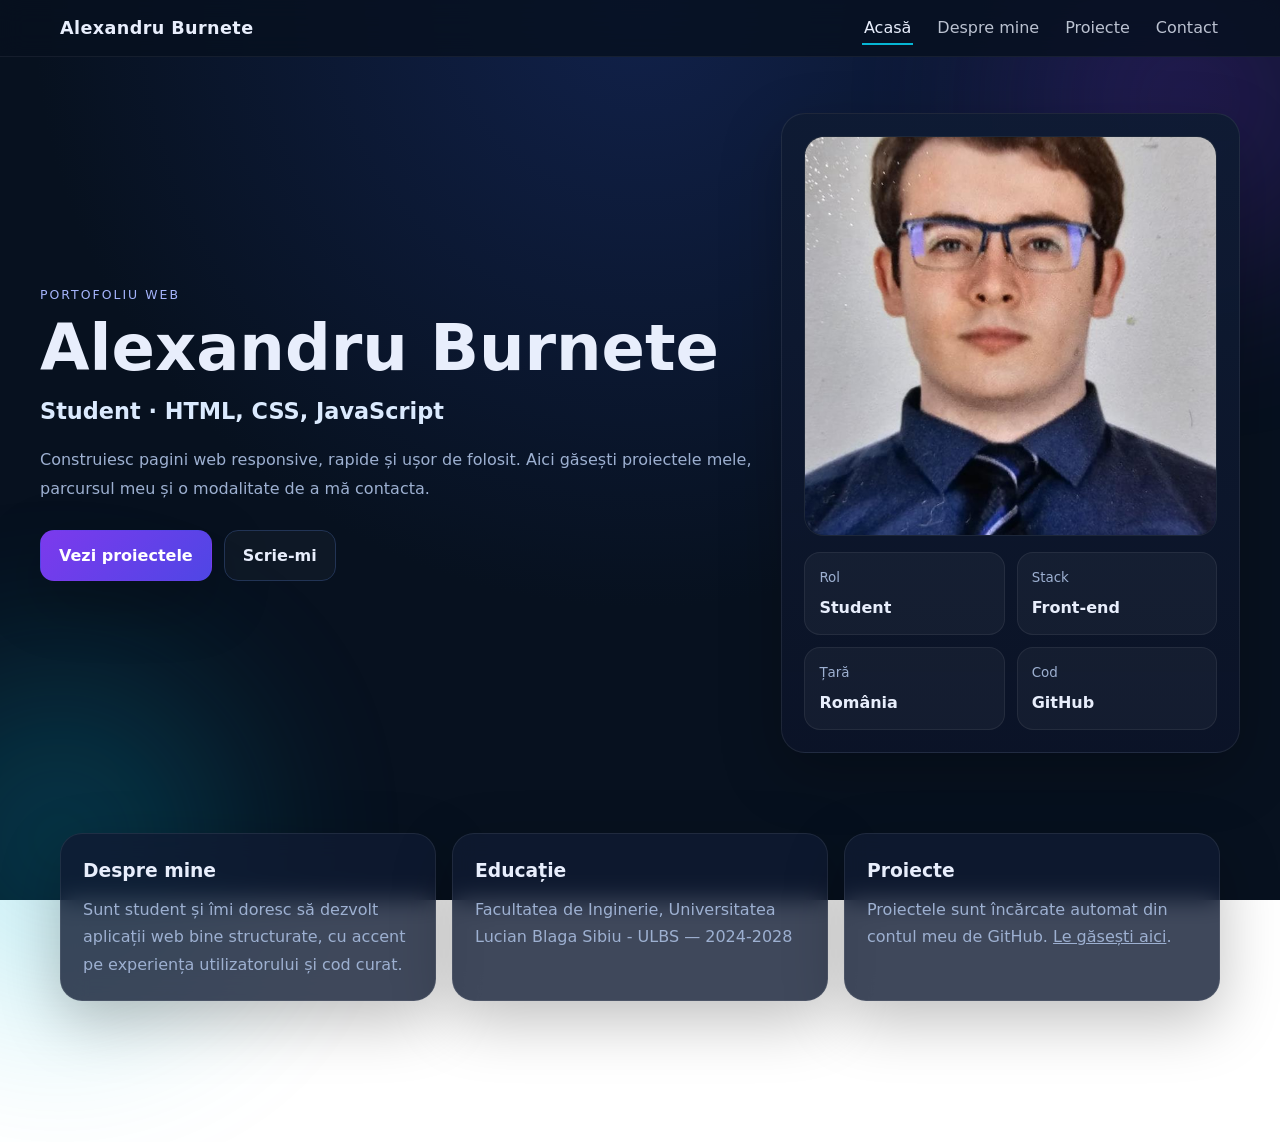
<file: index.html>
<!DOCTYPE html>
<html lang="ro">
<head>
  <meta charset="UTF-8">
  <meta name="viewport" content="width=device-width, initial-scale=1.0">
  <title>Alexandru Burnete – Portofoliu</title>
  <link rel="stylesheet" href="css/style.css">
</head>
<body>
  <div class="bg-blur bg-one"></div>
  <div class="bg-blur bg-two"></div>
  <header class="site-header">
    <nav class="topbar" aria-label="Navigare principală">
      <a class="brand" href="index.html">Alexandru Burnete</a>
      <button class="hamburger" type="button" aria-label="Deschide meniul" aria-expanded="false" aria-controls="nav-menu">
        <span></span><span></span><span></span>
      </button>
      <ul class="nav-menu" id="nav-menu">
        <li><a class="nav-link" href="index.html" aria-current="page">Acasă</a></li>
        <li><a class="nav-link" href="about.html">Despre mine</a></li>
        <li><a class="nav-link" href="projects.html">Proiecte</a></li>
        <li><a class="nav-link" href="contact.html">Contact</a></li>
      </ul>
    </nav>
  </header>
  <main>
    <section class="hero">
      <div class="hero-content">
        <div class="hero-text">
          <p class="eyebrow">Portofoliu web</p>
          <h1>Alexandru Burnete</h1>
          <h2>Student · HTML, CSS, JavaScript</h2>
          <p class="lead">
            Construiesc pagini web responsive, rapide și ușor de folosit.
            Aici găsești proiectele mele, parcursul meu și o modalitate de a mă contacta.
          </p>
          <div class="hero-actions">
            <a class="btn primary" href="projects.html">Vezi proiectele</a>
            <a class="btn secondary" href="contact.html">Scrie-mi</a>
          </div>
        </div>
        <div class="hero-card">
          <img src="profil/poza_Burnete_Alexandru.jpg" alt="Fotografie de profil: Alexandru Burnete" class="avatar" width="400" height="400">
          <div class="mini-grid">
            <div><span>Rol</span><strong>Student</strong></div>
            <div><span>Stack</span><strong>Front-end</strong></div>
            <div><span>Țară</span><strong>România</strong></div>
            <div><span>Cod</span><strong>GitHub</strong></div>
          </div>
        </div>
      </div>
    </section>

    <section class="main">
      <div class="section-grid">
        <article class="panel reveal">
          <h3>Despre mine</h3>
          <p>Sunt student și îmi doresc să dezvolt aplicații web bine structurate, cu accent pe experiența utilizatorului și cod curat.</p>
        </article>
        <article class="panel reveal">
          <h3>Educație</h3>
          <p>Facultatea de Inginerie, Universitatea Lucian Blaga Sibiu - ULBS — 2024-2028</p>
        </article>
        <article class="panel reveal">
          <h3>Proiecte</h3>
          <p>Proiectele sunt încărcate automat din contul meu de GitHub. <a href="projects.html">Le găsești aici</a>.</p>
        </article>
      </div>
    </section>
  </main>
  <footer class="site-footer">
  </footer>
  <script src="js/script.js"></script>
</body>
</html>
</file>
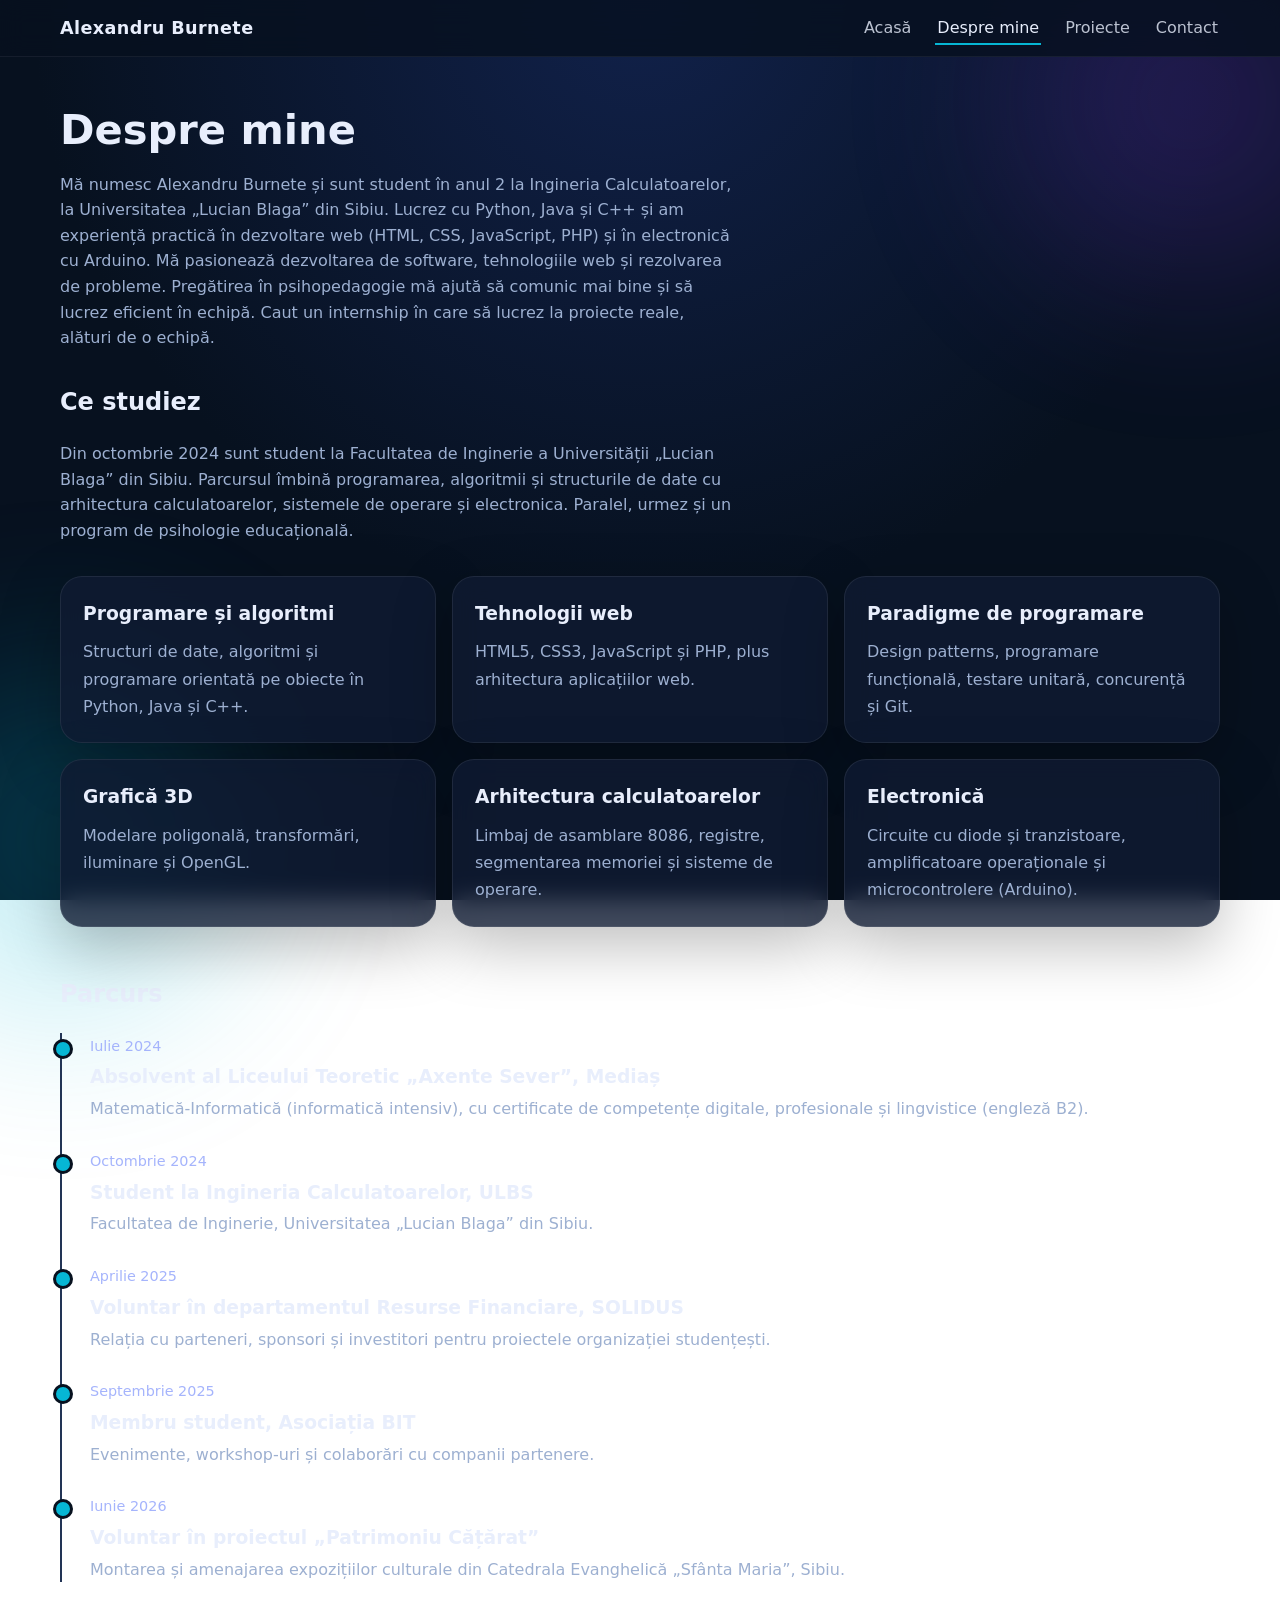
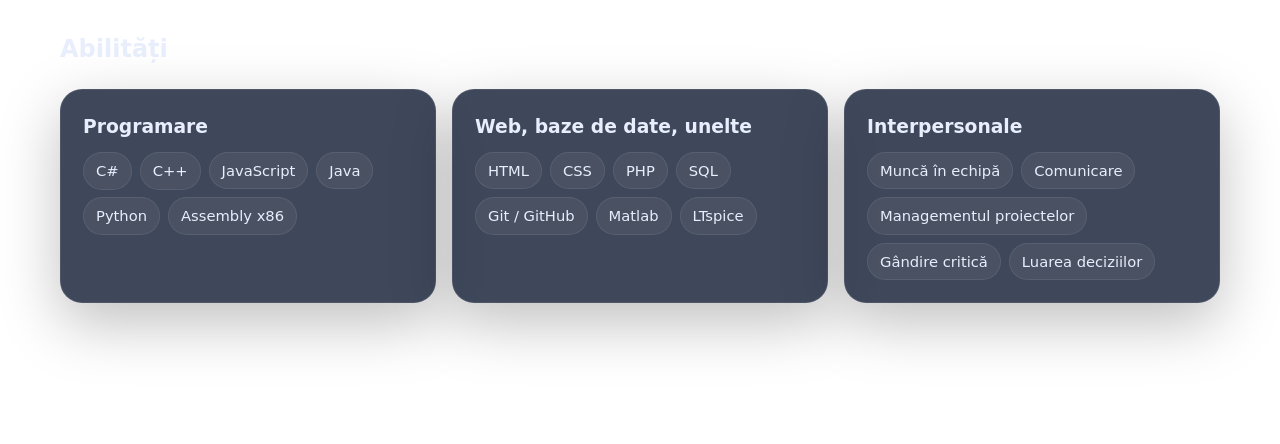
<file: about.html>
<!DOCTYPE html>
<html lang="ro">
<head>
  <meta charset="UTF-8">
  <meta name="viewport" content="width=device-width, initial-scale=1.0">
  <title>Despre mine – Alexandru Burnete</title>
  <link rel="stylesheet" href="css/style.css">
</head>
<body>
  <div class="bg-blur bg-one"></div>
  <div class="bg-blur bg-two"></div>
  <header class="site-header">
    <nav class="topbar" aria-label="Navigare principală">
      <a class="brand" href="index.html">Alexandru Burnete</a>
      <button class="hamburger" type="button" aria-label="Deschide meniul" aria-expanded="false" aria-controls="nav-menu">
        <span></span><span></span><span></span>
      </button>
      <ul class="nav-menu" id="nav-menu">
        <li><a class="nav-link" href="index.html">Acasă</a></li>
        <li><a class="nav-link" href="about.html" aria-current="page">Despre mine</a></li>
        <li><a class="nav-link" href="projects.html">Proiecte</a></li>
        <li><a class="nav-link" href="contact.html">Contact</a></li>
      </ul>
    </nav>
  </header>
  <main class="main">
    <h1 class="page-title">Despre mine</h1>
    <p class="page-intro">
      Mă numesc Alexandru Burnete și sunt student în anul 2 la Ingineria Calculatoarelor, la Universitatea
      „Lucian Blaga” din Sibiu. Lucrez cu Python, Java și C++ și am experiență practică în dezvoltare web
      (HTML, CSS, JavaScript, PHP) și în electronică cu Arduino. Mă pasionează dezvoltarea de software,
      tehnologiile web și rezolvarea de probleme. Pregătirea în psihopedagogie mă ajută să comunic mai bine
      și să lucrez eficient în echipă. Caut un internship în care să lucrez la proiecte reale, alături de o echipă.
    </p>

    <h2>Ce studiez</h2>
    <p class="page-intro">
      Din octombrie 2024 sunt student la Facultatea de Inginerie a Universității „Lucian Blaga” din Sibiu.
      Parcursul îmbină programarea, algoritmii și structurile de date cu arhitectura calculatoarelor,
      sistemele de operare și electronica. Paralel, urmez și un program de psihologie educațională.
    </p>
    <div class="section-grid">
      <article class="panel reveal"><h3>Programare și algoritmi</h3><p>Structuri de date, algoritmi și programare orientată pe obiecte în Python, Java și C++.</p></article>
      <article class="panel reveal"><h3>Tehnologii web</h3><p>HTML5, CSS3, JavaScript și PHP, plus arhitectura aplicațiilor web.</p></article>
      <article class="panel reveal"><h3>Paradigme de programare</h3><p>Design patterns, programare funcțională, testare unitară, concurență și Git.</p></article>
      <article class="panel reveal"><h3>Grafică 3D</h3><p>Modelare poligonală, transformări, iluminare și OpenGL.</p></article>
      <article class="panel reveal"><h3>Arhitectura calculatoarelor</h3><p>Limbaj de asamblare 8086, registre, segmentarea memoriei și sisteme de operare.</p></article>
      <article class="panel reveal"><h3>Electronică</h3><p>Circuite cu diode și tranzistoare, amplificatoare operaționale și microcontrolere (Arduino).</p></article>
    </div>

    <h2 style="margin-top:48px">Parcurs</h2>
    <div class="timeline">
      <article class="timeline-item reveal">
        <time datetime="2024-07-11">Iulie 2024</time>
        <h3>Absolvent al Liceului Teoretic „Axente Sever”, Mediaș</h3>
        <p>Matematică-Informatică (informatică intensiv), cu certificate de competențe digitale, profesionale și lingvistice (engleză B2).</p>
      </article>
      <article class="timeline-item reveal">
        <time datetime="2024-10-01">Octombrie 2024</time>
        <h3>Student la Ingineria Calculatoarelor, ULBS</h3>
        <p>Facultatea de Inginerie, Universitatea „Lucian Blaga” din Sibiu.</p>
      </article>
      <article class="timeline-item reveal">
        <time datetime="2025-04-13">Aprilie 2025</time>
        <h3>Voluntar în departamentul Resurse Financiare, SOLIDUS</h3>
        <p>Relația cu parteneri, sponsori și investitori pentru proiectele organizației studențești.</p>
      </article>
      <article class="timeline-item reveal">
        <time datetime="2025-09-08">Septembrie 2025</time>
        <h3>Membru student, Asociația BIT</h3>
        <p>Evenimente, workshop-uri și colaborări cu companii partenere.</p>
      </article>
      <article class="timeline-item reveal">
        <time datetime="2026-06-15">Iunie 2026</time>
        <h3>Voluntar în proiectul „Patrimoniu Cățărat”</h3>
        <p>Montarea și amenajarea expozițiilor culturale din Catedrala Evanghelică „Sfânta Maria”, Sibiu.</p>
      </article>
    </div>

    <h2 style="margin-top:48px">Abilități</h2>
    <div class="section-grid">
      <article class="panel reveal"><h3>Programare</h3><ul class="tags"><li>C#</li><li>C++</li><li>JavaScript</li><li>Java</li><li>Python</li><li>Assembly x86</li></ul></article>
      <article class="panel reveal"><h3>Web, baze de date, unelte</h3><ul class="tags"><li>HTML</li><li>CSS</li><li>PHP</li><li>SQL</li><li>Git / GitHub</li><li>Matlab</li><li>LTspice</li></ul></article>
      <article class="panel reveal"><h3>Interpersonale</h3><ul class="tags"><li>Muncă în echipă</li><li>Comunicare</li><li>Managementul proiectelor</li><li>Gândire critică</li><li>Luarea deciziilor</li></ul></article>
    </div>
  </main>
  <footer class="site-footer">
  </footer>
  <script src="js/script.js"></script>
</body>
</html>
</file>
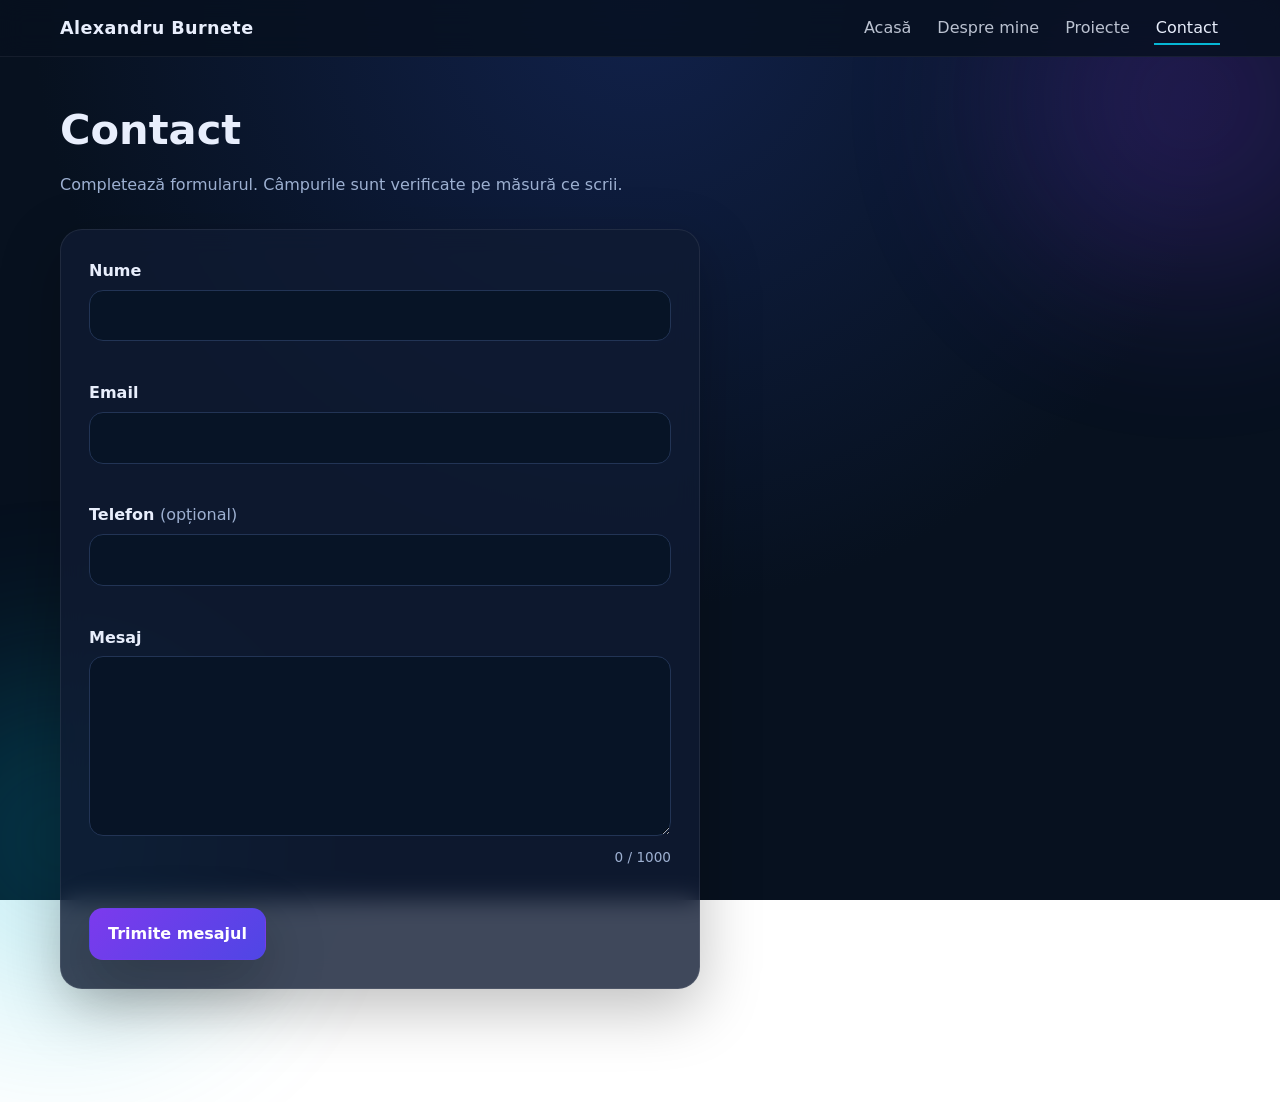
<file: contact.html>
<!DOCTYPE html>
<html lang="ro">
<head>
  <meta charset="UTF-8">
  <meta name="viewport" content="width=device-width, initial-scale=1.0">
  <title>Contact – Alexandru Burnete</title>
  <link rel="stylesheet" href="css/style.css">
</head>
<body>
  <div class="bg-blur bg-one"></div>
  <div class="bg-blur bg-two"></div>
  <header class="site-header">
    <nav class="topbar" aria-label="Navigare principală">
      <a class="brand" href="index.html">Alexandru Burnete</a>
      <button class="hamburger" type="button" aria-label="Deschide meniul" aria-expanded="false" aria-controls="nav-menu">
        <span></span><span></span><span></span>
      </button>
      <ul class="nav-menu" id="nav-menu">
        <li><a class="nav-link" href="index.html">Acasă</a></li>
        <li><a class="nav-link" href="about.html">Despre mine</a></li>
        <li><a class="nav-link" href="projects.html">Proiecte</a></li>
        <li><a class="nav-link" href="contact.html" aria-current="page">Contact</a></li>
      </ul>
    </nav>
  </header>
  <main class="main">
    <h1 class="page-title">Contact</h1>
    <p class="page-intro">Completează formularul. Câmpurile sunt verificate pe măsură ce scrii.</p>

    <form id="contactForm" class="form-card reveal" novalidate>
      <div class="field">
        <label for="name">Nume</label>
        <input id="name" name="name" type="text" autocomplete="name" required aria-describedby="name-error">
        <span class="error" id="name-error"></span>
      </div>
      <div class="field">
        <label for="email">Email</label>
        <input id="email" name="email" type="email" autocomplete="email" required aria-describedby="email-error">
        <span class="error" id="email-error"></span>
      </div>
      <div class="field">
        <label for="phone">Telefon <span class="hint">(opțional)</span></label>
        <input id="phone" name="phone" type="tel" autocomplete="tel" aria-describedby="phone-error">
        <span class="error" id="phone-error"></span>
      </div>
      <div class="field">
        <label for="message">Mesaj</label>
        <textarea id="message" name="message" rows="6" required aria-describedby="message-error"></textarea>
        <span class="counter" id="counter">0 / 1000</span>
        <span class="error" id="message-error"></span>
      </div>
      <button class="btn primary" type="submit">Trimite mesajul</button>
      <p class="success" id="formSuccess" role="status" hidden>Mesajul a fost trimis. Mulțumesc!</p>
    </form>
  </main>
  <footer class="site-footer">
  </footer>
  <script src="js/script.js"></script>
</body>
</html>
</file>
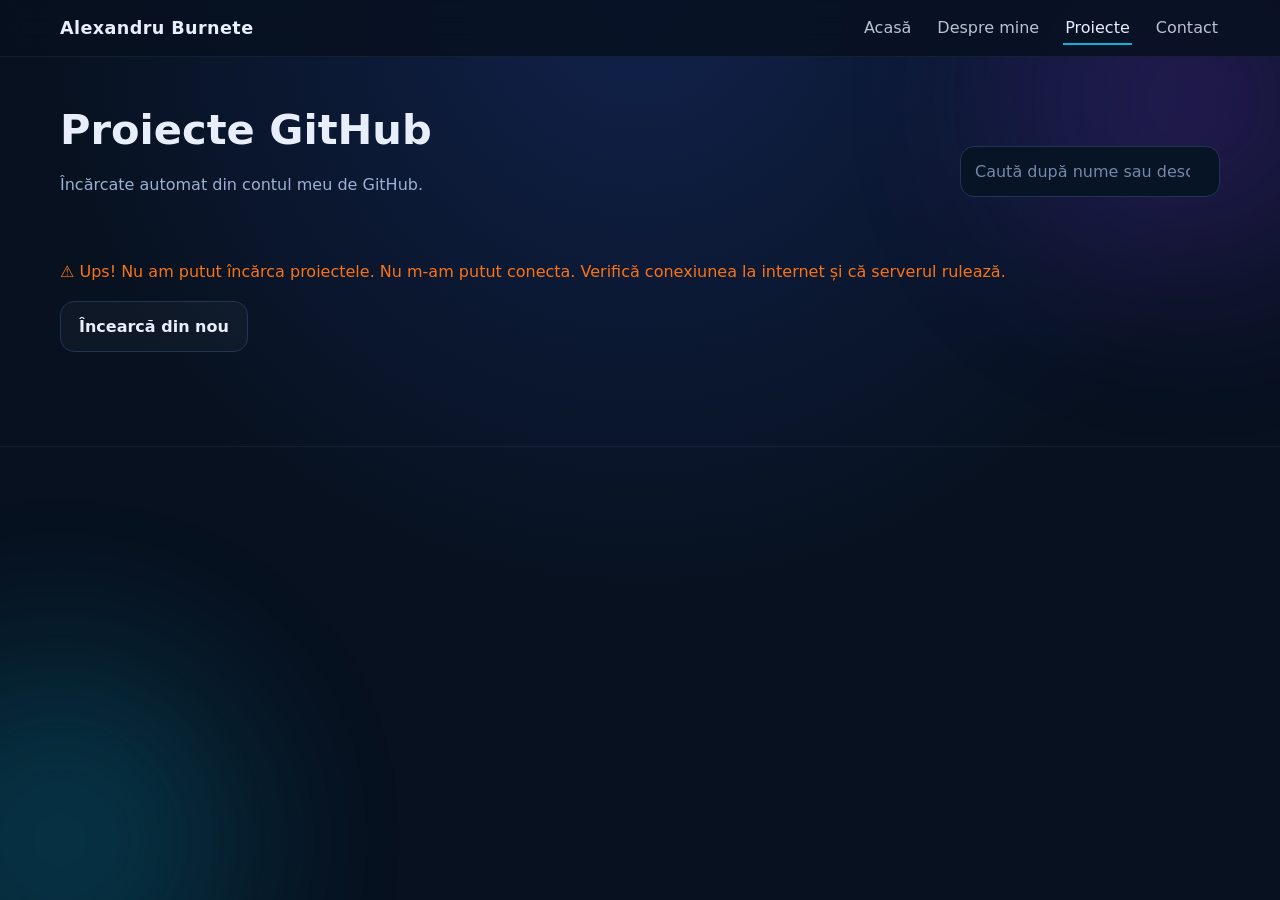
<file: projects.html>
<!DOCTYPE html>
<html lang="ro">
<head>
  <meta charset="UTF-8">
  <meta name="viewport" content="width=device-width, initial-scale=1.0">
  <title>Proiecte – Alexandru Burnete</title>
  <link rel="stylesheet" href="css/style.css">
</head>
<body>
  <div class="bg-blur bg-one"></div>
  <div class="bg-blur bg-two"></div>
  <header class="site-header">
    <nav class="topbar" aria-label="Navigare principală">
      <a class="brand" href="index.html">Alexandru Burnete</a>
      <button class="hamburger" type="button" aria-label="Deschide meniul" aria-expanded="false" aria-controls="nav-menu">
        <span></span><span></span><span></span>
      </button>
      <ul class="nav-menu" id="nav-menu">
        <li><a class="nav-link" href="index.html">Acasă</a></li>
        <li><a class="nav-link" href="about.html">Despre mine</a></li>
        <li><a class="nav-link" href="projects.html" aria-current="page">Proiecte</a></li>
        <li><a class="nav-link" href="contact.html">Contact</a></li>
      </ul>
    </nav>
  </header>
  <main class="main">
    <section id="proiecte">
      <div class="section-head">
        <div>
          <h1 class="page-title">Proiecte GitHub</h1>
          <p class="page-intro" style="margin:0">Încărcate automat din contul meu de GitHub.</p>
        </div>
        <div class="controls">
          <label class="sr-only" for="searchInput" style="position:absolute;left:-9999px">Caută proiecte</label>
          <input type="search" id="searchInput" placeholder="Caută după nume sau descriere...">
        </div>
      </div>

      <div class="filters" id="filters" role="group" aria-label="Filtrare după limbaj"></div>
      <div id="status" class="status" role="status" aria-live="polite">Se încarcă proiectele...</div>
      <div id="projects" class="cards"></div>
      <div id="load-more-container" class="load-more" hidden>
        <button id="loadMoreBtn" class="btn primary" type="button">Arată mai multe proiecte</button>
      </div>
    </section>
  </main>
  <footer class="site-footer">
  </footer>
  <script src="js/script.js"></script>
</body>
</html>
</file>
<file: css/style.css>
:root {
  --bg: #07111f;
  --card: #0f1b33cc;
  --line: #223455;
  --text: #e8eefc;
  --muted: #9db0d1;
  --accent: #7c3aed;
  --accent2: #06b6d4;
  --good: #22c55e;
  --danger: #f97316;
  --shadow: 0 20px 60px rgba(0, 0, 0, 0.25);
  --radius: 22px;
}
* {
  box-sizing: border-box;
}
html {
  scroll-behavior: smooth;
}
body {
  margin: 0;
  overflow-x: hidden;
  color: var(--text);
  font-family: Inter, system-ui, -apple-system, "Segoe UI", Roboto, Arial, sans-serif;
  line-height: 1.6;
  background: radial-gradient(circle at top, #11214a 0%, var(--bg) 55%) fixed;
}
img {
  display: block;
  max-width: 100%;
}
a {
  color: inherit;
}
:focus-visible {
  outline: 3px solid var(--accent2);
  outline-offset: 3px;
  border-radius: 6px;
}
.bg-blur {
  position: fixed;
  z-index: -1;
  width: 360px;
  height: 360px;
  border-radius: 50%;
  filter: blur(90px);
  opacity: 0.22;
  pointer-events: none;
}
.bg-one {
  top: -80px;
  right: -90px;
  background: var(--accent);
}
.bg-two {
  bottom: -120px;
  left: -120px;
  background: var(--accent2);
}
.site-header {
  position: sticky;
  top: 0;
  z-index: 50;
  background: rgba(7, 17, 31, 0.82);
  border-bottom: 1px solid rgba(255, 255, 255, 0.06);
  backdrop-filter: blur(12px);
}
.topbar {
  position: relative;
  display: flex;
  align-items: center;
  justify-content: space-between;
  max-width: 1200px;
  margin: 0 auto;
  padding: 14px 20px;
}
.brand {
  font-size: 1.1rem;
  font-weight: 800;
  letter-spacing: 0.4px;
  text-decoration: none;
}
.nav-menu {
  display: flex;
  gap: 22px;
  margin: 0;
  padding: 0;
  list-style: none;
}
.nav-link {
  padding: 6px 2px;
  opacity: 0.8;
  border-bottom: 2px solid transparent;
  text-decoration: none;
  transition: opacity 0.2s, border-color 0.2s;
}
.nav-link:hover,
.nav-link[aria-current="page"] {
  opacity: 1;
}
.nav-link[aria-current="page"] {
  border-color: var(--accent2);
}
/* ===== Meniu hamburger ===== */
.hamburger {
  display: none;
  flex-direction: column;
  justify-content: center;
  gap: 5px;
  width: 44px;
  height: 44px;
  padding: 10px;
  cursor: pointer;
  background: none;
  border: 1px solid var(--line);
  border-radius: 10px;
}
.hamburger span {
  display: block;
  width: 100%;
  height: 2px;
  background: var(--text);
  border-radius: 2px;
  transition: transform 0.3s, opacity 0.3s;
}
.hamburger.active span:nth-child(1) {
  transform: translateY(7px) rotate(45deg);
}
.hamburger.active span:nth-child(2) {
  opacity: 0;
}
.hamburger.active span:nth-child(3) {
  transform: translateY(-7px) rotate(-45deg);
}
.hero {
  padding: 56px 20px 40px;
}
.hero-content {
  display: grid;
  grid-template-columns: 1.4fr 0.9fr;
  gap: 28px;
  align-items: center;
  max-width: 1200px;
  margin: 0 auto;
}
.eyebrow {
  margin: 0 0 10px;
  color: #a5b4fc;
  font-size: 0.78rem;
  letter-spacing: 0.16em;
  text-transform: uppercase;
}
.hero-text h1 {
  margin: 0;
  font-size: clamp(2.4rem, 5vw, 4.4rem);
  line-height: 1.05;
}
.hero-text h2 {
  margin: 12px 0 16px;
  color: #dbeafe;
  font-size: clamp(1.05rem, 2vw, 1.4rem);
  font-weight: 600;
}
.lead {
  max-width: 720px;
  margin: 0;
  color: var(--muted);
  line-height: 1.8;
}
.hero-actions {
  display: flex;
  flex-wrap: wrap;
  gap: 12px;
  margin-top: 26px;
}
.hero-card {
  padding: 22px;
  background: linear-gradient(
    180deg,
    rgba(15, 27, 51, 0.95),
    rgba(12, 20, 40, 0.9)
  );
  border: 1px solid rgba(255, 255, 255, 0.08);
  border-radius: 24px;
  box-shadow: var(--shadow);
}
.avatar {
  width: 100%;
  aspect-ratio: 1;
  margin-bottom: 16px;
  object-fit: cover;
  background: #0a1528;
  border: 1px solid rgba(255, 255, 255, 0.08);
  border-radius: 20px;
}
.mini-grid {
  display: grid;
  grid-template-columns: repeat(2, 1fr);
  gap: 12px;
}
.mini-grid div {
  padding: 14px;
  background: rgba(255, 255, 255, 0.04);
  border: 1px solid rgba(255, 255, 255, 0.07);
  border-radius: 16px;
}
.mini-grid span {
  display: block;
  margin-bottom: 6px;
  color: var(--muted);
  font-size: 0.84rem;
}
.btn {
  display: inline-flex;
  align-items: center;
  justify-content: center;
  padding: 12px 18px;
  color: inherit;
  font: inherit;
  font-weight: 700;
  text-decoration: none;
  cursor: pointer;
  border: 1px solid transparent;
  border-radius: 14px;
  transition: transform 0.2s, opacity 0.2s;
}
.btn:hover {
  transform: translateY(-2px);
}
.btn.primary {
  color: #fff;
  background: linear-gradient(135deg, var(--accent), #4f46e5);
  box-shadow: var(--shadow);
}
.btn.secondary {
  color: var(--text);
  background: rgba(255, 255, 255, 0.03);
  border-color: var(--line);
}
.main {
  max-width: 1200px;
  margin: 0 auto;
  padding: 40px 20px 64px;
}
.page-title {
  margin: 0 0 8px;
  font-size: clamp(1.8rem, 3.5vw, 2.6rem);
}
.page-intro {
  max-width: 680px;
  margin: 0 0 32px;
  color: var(--muted);
}
.section-grid {
  display: grid;
  grid-template-columns: repeat(3, 1fr);
  gap: 16px;
  margin-bottom: 28px;
}
.panel,
.project-card,
.form-card {
  background: var(--card);
  border: 1px solid rgba(255, 255, 255, 0.08);
  border-radius: var(--radius);
  box-shadow: var(--shadow);
  backdrop-filter: blur(12px);
}
.panel {
  padding: 22px;
}
.panel h3 {
  margin: 0 0 10px;
}
.panel p {
  margin: 0;
  color: var(--muted);
  line-height: 1.7;
}
.timeline {
  margin: 0 0 48px;
  padding-left: 28px;
  border-left: 2px solid var(--line);
}
.timeline-item {
  position: relative;
  margin-bottom: 26px;
}
.timeline-item::before {
  content: "";
  position: absolute;
  top: 6px;
  left: -37px;
  width: 14px;
  height: 14px;
  background: var(--accent2);
  border: 3px solid var(--bg);
  border-radius: 50%;
}
.timeline-item time {
  color: #a5b4fc;
  font-size: 0.9rem;
}
.timeline-item h3 {
  margin: 4px 0;
}
.timeline-item p {
  margin: 0;
  color: var(--muted);
}
.tags {
  display: flex;
  flex-wrap: wrap;
  gap: 8px;
  margin: 10px 0 0;
  padding: 0;
  list-style: none;
}
.tags li {
  padding: 6px 12px;
  font-size: 0.92rem;
  background: rgba(255, 255, 255, 0.05);
  border: 1px solid rgba(255, 255, 255, 0.08);
  border-radius: 999px;
}
/* ===== Proiecte ===== */
.section-head {
  display: flex;
  flex-wrap: wrap;
  align-items: end;
  justify-content: space-between;
  gap: 16px;
  margin-bottom: 16px;
}
.controls {
  display: flex;
  flex-wrap: wrap;
  gap: 10px;
}
.controls input,
.form-card input,
.form-card textarea {
  width: 100%;
  padding: 12px 14px;
  color: var(--text);
  font: inherit;
  background: #071426;
  border: 1px solid var(--line);
  border-radius: 14px;
}
.controls input {
  min-width: 260px;
}
.controls input::placeholder,
.form-card ::placeholder {
  color: #7688a9;
}
.filters {
  display: flex;
  flex-wrap: wrap;
  gap: 10px;
  margin: 6px 0 18px;
}
.filters button {
  padding: 10px 14px;
  color: var(--text);
  font: inherit;
  cursor: pointer;
  background: #0a1528;
  border: 1px solid var(--line);
  border-radius: 999px;
}
.filters button.active {
  background: linear-gradient(135deg, var(--accent2), #2563eb);
  border-color: transparent;
}
.status {
  margin: 10px 0 18px;
  color: var(--muted);
}
.cards {
  display: grid;
  grid-template-columns: repeat(auto-fit, minmax(260px, 1fr));
  gap: 16px;
}
.project-card {
  padding: 18px;
  transition: transform 0.2s, border-color 0.2s;
}
.project-card:hover {
  transform: translateY(-4px);
  border-color: rgba(124, 58, 237, 0.45);
}
.project-card h3 {
  margin: 0 0 10px;
  overflow-wrap: anywhere;
  font-size: 1.15rem;
}
.project-card p {
  min-height: 3.5em;
  margin: 0 0 14px;
  color: var(--muted);
  line-height: 1.7;
}
.card-top {
  display: flex;
  align-items: baseline;
  justify-content: space-between;
  gap: 12px;
}
.updated {
  color: var(--muted);
  font-size: 0.82rem;
  white-space: nowrap;
}
.meta {
  display: flex;
  flex-wrap: wrap;
  gap: 10px;
  color: #cbd5e1;
  font-size: 0.92rem;
}
.badge {
  display: inline-flex;
  align-items: center;
  gap: 6px;
  padding: 7px 10px;
  background: rgba(255, 255, 255, 0.05);
  border: 1px solid rgba(255, 255, 255, 0.06);
  border-radius: 999px;
}
.card-actions {
  display: flex;
  flex-wrap: wrap;
  gap: 10px;
  margin-top: 14px;
}
.project-card a {
  display: inline-flex;
  padding: 10px 14px;
  color: #04110a;
  font-weight: 800;
  text-decoration: none;
  background: linear-gradient(135deg, var(--good), #16a34a);
  border-radius: 12px;
}
.project-card a.ghost {
  color: var(--text);
  background: rgba(255, 255, 255, 0.04);
  border: 1px solid rgba(255, 255, 255, 0.1);
}
.load-more {
  margin-top: 24px;
  text-align: center;
}
.loading {
  width: 42px;
  height: 42px;
  margin: 18px 0;
  border: 4px solid rgba(255, 255, 255, 0.12);
  border-top-color: var(--accent);
  border-radius: 50%;
  animation: spin 1s linear infinite;
}
@keyframes spin {
  to {
    transform: rotate(360deg);
  }
}
.form-card {
  max-width: 640px;
  padding: 28px;
}
.field {
  margin-bottom: 18px;
}
.field label {
  display: block;
  margin-bottom: 6px;
  font-weight: 600;
}
.field .hint {
  color: var(--muted);
  font-weight: 400;
}
.form-card textarea {
  min-height: 140px;
  resize: vertical;
}
.field.invalid input,
.field.invalid textarea {
  border-color: var(--danger);
}
.field.valid input,
.field.valid textarea {
  border-color: var(--good);
}
.error {
  display: block;
  min-height: 1.2em;
  margin-top: 4px;
  color: var(--danger);
  font-size: 0.88rem;
}
.counter {
  display: block;
  margin-top: 4px;
  color: var(--muted);
  font-size: 0.85rem;
  text-align: right;
}
.counter.over {
  color: var(--danger);
}
.success {
  margin-top: 18px;
  padding: 14px 16px;
  background: rgba(34, 197, 94, 0.1);
  border: 1px solid var(--good);
  border-radius: 14px;
}
.site-footer {
  padding: 24px 20px;
  color: var(--muted);
  font-size: 0.9rem;
  text-align: center;
  border-top: 1px solid rgba(255, 255, 255, 0.06);
}
.sr-only {
  position: absolute;
  width: 1px;
  height: 1px;
  margin: -1px;
  padding: 0;
  overflow: hidden;
  clip: rect(0, 0, 0, 0);
  white-space: nowrap;
  border: 0;
}
.reveal {
  opacity: 1;
  transform: none;
  transition: opacity 0.6s ease, transform 0.6s ease;
}
.reveal.visible {
  opacity: 1;
  transform: none;
}
@media (max-width: 980px) {
  .hero-content {
    grid-template-columns: 1fr;
    gap: 20px;
  }
  .section-grid {
    grid-template-columns: 1fr;
  }
}
@media (max-width: 768px) {
  .hamburger {
    display: flex;
  }
  .nav-menu {
    position: absolute;
    top: 100%;
    right: 12px;
    left: 12px;
    display: flex;
    flex-direction: column;
    gap: 4px;
    max-height: 0;
    padding: 0 14px;
    overflow: hidden;
    visibility: hidden;
    background: #0b1730;
    border: 1px solid var(--line);
    border-radius: 16px;
    box-shadow: var(--shadow);
    opacity: 0;
    transition: max-height 0.35s ease, opacity 0.25s ease,
      padding 0.35s ease, visibility 0.35s;
  }
  .nav-menu.active {
    max-height: 320px;
    padding: 14px;
    visibility: visible;
    opacity: 1;
  }
  .nav-link {
    display: block;
    padding: 12px;
  }
  .controls input {
    width: 100%;
    min-width: 100%;
  }
}
@media (max-width: 480px) {
  .hero {
    padding-top: 32px;
  }
  .main {
    padding-top: 28px;
  }
  .form-card {
    padding: 20px;
  }
  .btn {
    width: 100%;
  }
  .card-top {
    flex-direction: column;
    gap: 4px;
  }
}
@media (prefers-reduced-motion: reduce) {
  html {
    scroll-behavior: auto;
  }
  .reveal {
    opacity: 1;
    transform: none;
    transition: none;
  }
  .nav-menu {
    transition: none;
  }
}
</file>
